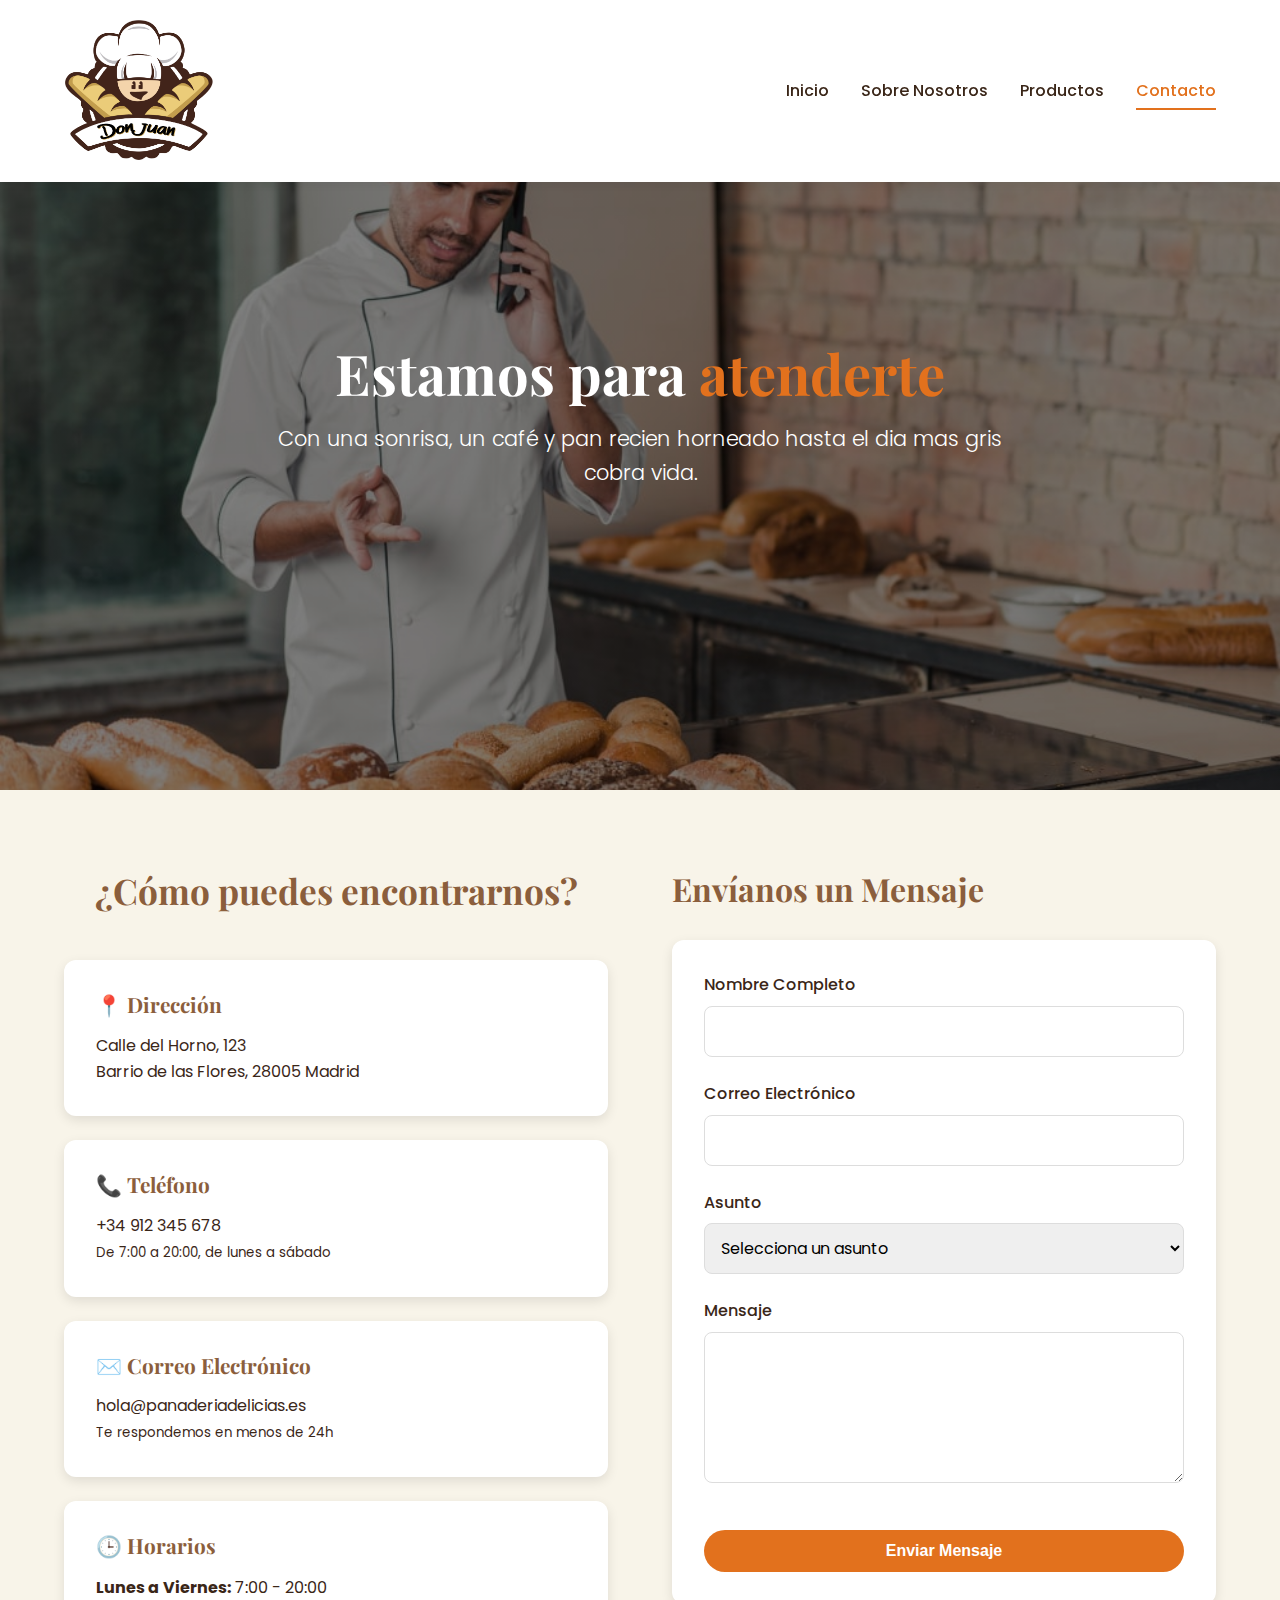
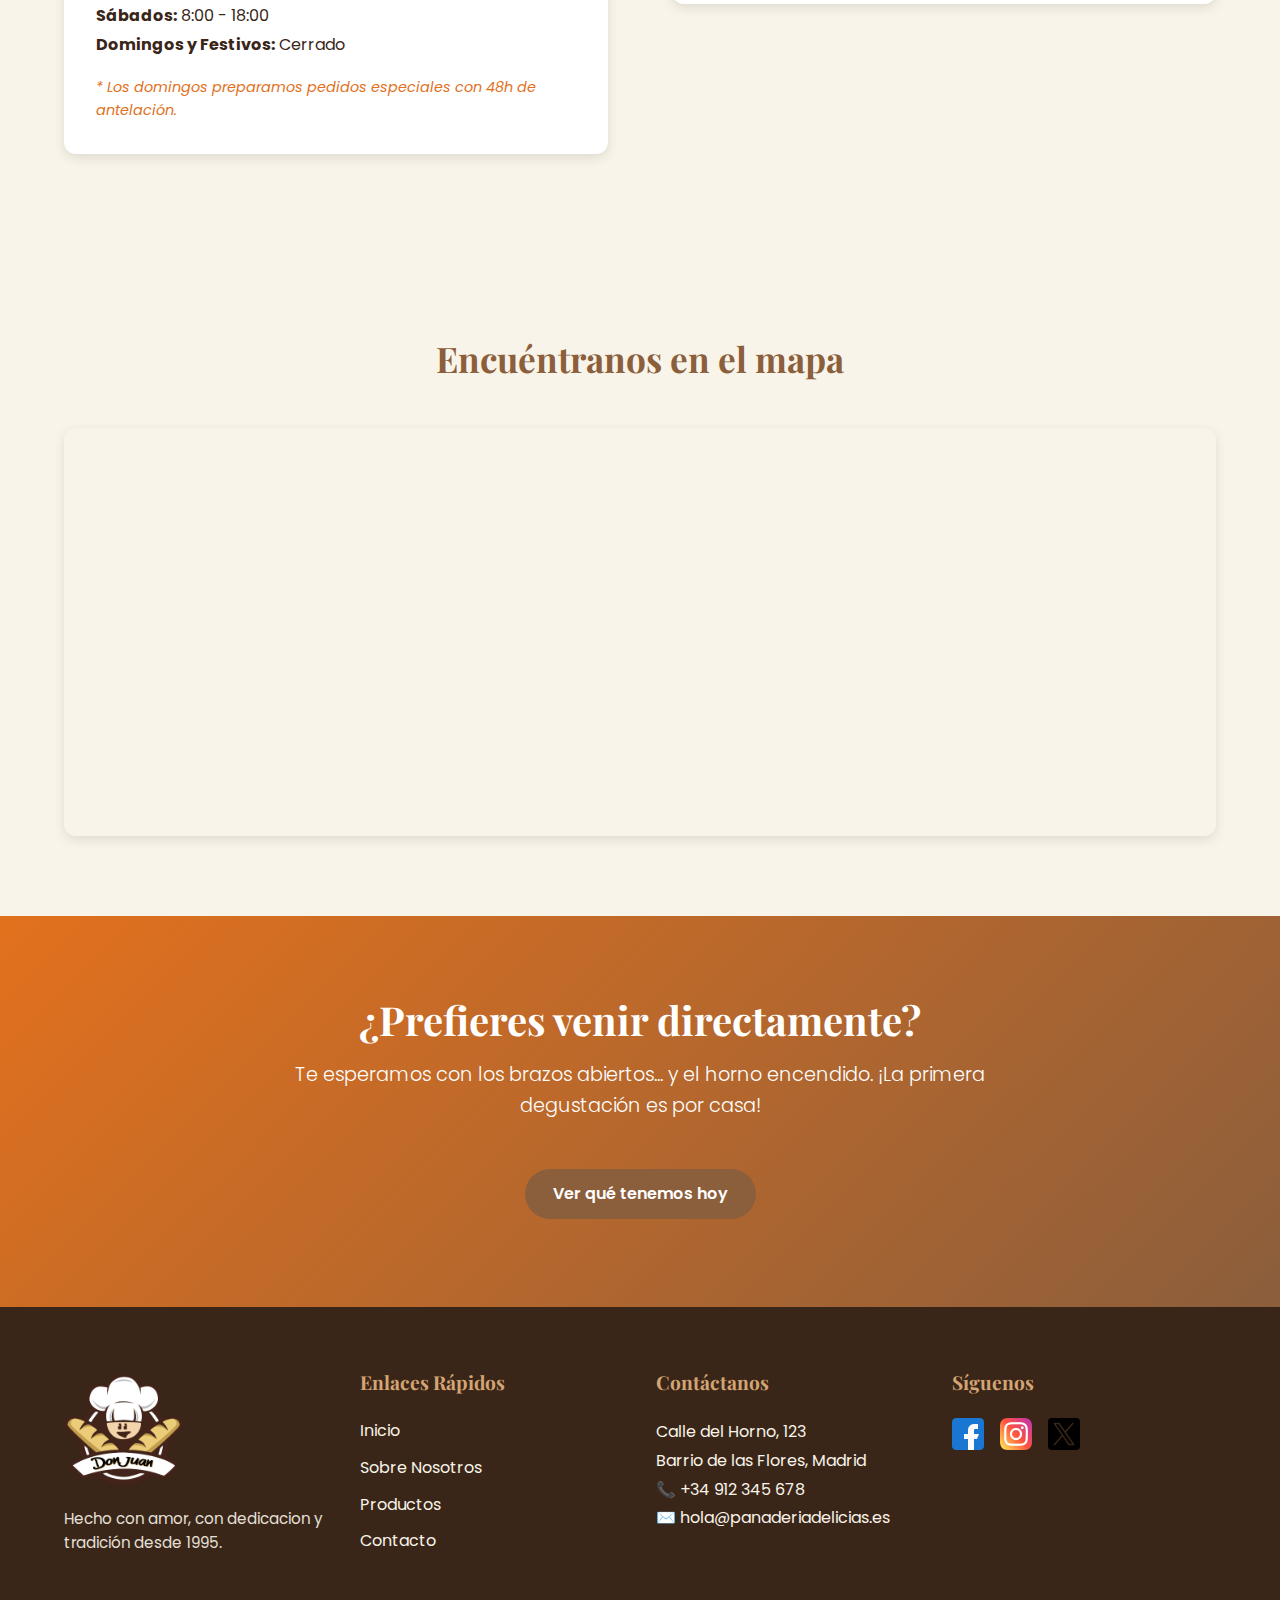
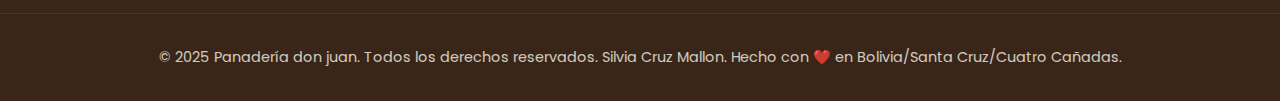
<file: contact.html>
<!DOCTYPE html>
<html lang="es">
<head>
    <meta charset="UTF-8">
    <meta name="viewport" content="width=device-width, initial-scale=1.0">
    <title>Contacto | Panadería don juan</title>
    <meta name="description" content="Visítanos, escríbenos o llámanos. Estamos para atenderte con una sonrisa y el mejor pan recién horneado.">
    <link rel="stylesheet" href="css/styles.css">
    <link href="https://fonts.googleapis.com/css2?family=Playfair+Display:wght@400;700&family=Poppins:wght@300;400;500;600&display=swap" rel="stylesheet">
    <link rel="icon" href="favicon.ico" type="image/x-icon">
</head>
<body>
    <!-- Header -->
    <header class="header">
        <div class="container header-container">
            <a href="index.html" class="logo">
                <img src="img/logo don juan.png" alt="Logo Panadería Delicias" width="150" height="60">
            </a>
            <nav class="nav">
                <ul class="nav-list">
                    <li><a href="index.html" class="nav-link">Inicio</a></li>
                    <li><a href="about.html" class="nav-link">Sobre Nosotros</a></li>
                    <li><a href="products.html" class="nav-link">Productos</a></li>
                    <li><a href="contact.html" class="nav-link active">Contacto</a></li>
                </ul>
                <button class="menu-toggle" aria-label="Toggle navigation menu">
                    <span class="hamburger"></span>
                </button>
            </nav>
        </div>
    </header>

    <!-- Hero -->
    <section class="hero hero-contact">
        <div class="hero-overlay"></div>
        <div class="container hero-content">
            <h1 class="hero-title">Estamos para <span>atenderte</span></h1>
            <p class="hero-subtitle">Con una sonrisa, un café y pan recien horneado hasta el dia mas gris cobra vida.</p>
        </div>
    </section>

    <!-- Contact Info + Form -->
    <section class="section-padding">
        <div class="container contact-container">
            <div class="contact-info">
                <h2 class="section-title">¿Cómo puedes encontrarnos?</h2>

                <div class="info-card">
                    <h3>📍 Dirección</h3>
                    <p>Calle del Horno, 123<br>Barrio de las Flores, 28005 Madrid</p>
                </div>

                <div class="info-card">
                    <h3>📞 Teléfono</h3>
                    <p>+34 912 345 678<br><small>De 7:00 a 20:00, de lunes a sábado</small></p>
                </div>

                <div class="info-card">
                    <h3>✉️ Correo Electrónico</h3>
                    <p>hola@panaderiadelicias.es<br><small>Te respondemos en menos de 24h</small></p>
                </div>

                <div class="info-card">
                    <h3>🕒 Horarios</h3>
                    <ul class="schedule-list">
                        <li><strong>Lunes a Viernes:</strong> 7:00 - 20:00</li>
                        <li><strong>Sábados:</strong> 8:00 - 18:00</li>
                        <li><strong>Domingos y Festivos:</strong> Cerrado</li>
                    </ul>
                    <p class="note"><em>* Los domingos preparamos pedidos especiales con 48h de antelación.</em></p>
                </div>
            </div>

            <div class="contact-form">
                <h2>Envíanos un Mensaje</h2>
                <form id="contactForm" class="form">
                    <div class="form-group">
                        <label for="name">Nombre Completo</label>
                        <input type="text" id="name" name="name" required>
                    </div>
                    <div class="form-group">
                        <label for="email">Correo Electrónico</label>
                        <input type="email" id="email" name="email" required>
                    </div>
                    <div class="form-group">
                        <label for="subject">Asunto</label>
                        <select id="subject" name="subject" required>
                            <option value="" disabled selected>Selecciona un asunto</option>
                            <option value="pedido">Pedido de productos</option>
                            <option value="evento">Evento o celebración</option>
                            <option value="sugerencia">Sugerencia o queja</option>
                            <option value="general">Consulta general</option>
                        </select>
                    </div>
                    <div class="form-group">
                        <label for="message">Mensaje</label>
                        <textarea id="message" name="message" rows="5" required></textarea>
                    </div>
                    <button type="submit" class="btn btn-primary">Enviar Mensaje</button>
                </form>
            </div>
        </div>
    </section>

    <!-- Map -->
    <section class="section-padding bg-cream">
        <div class="container">
            <h2 class="section-title">Encuéntranos en el mapa</h2>
            <div class="map-container">
                <iframe
                    src="https://www.google.com/maps/embed?pb=!1m18!1m12!1m3!1d3037.347737093326!2d-3.707562924733624!3d40.41778897139795!2m3!1f0!2f0!3f0!3m2!1i1024!2i768!4f13.1!3m3!1m2!1s0xd42289d5b0d5b07%3A0x3d6e8b9d7c8e8b9d!2sCalle%20del%20Horno%2C%20123%2C%20Madrid!5e0!3m2!1ses!2ses!4v1710000000000!5m2!1ses!2ses"
                    width="100%"
                    height="400"
                    style="border:0; border-radius: 12px;"
                    allowfullscreen=""
                    loading="lazy"
                    referrerpolicy="no-referrer-when-downgrade"
                    title="Ubicación de Panadería Delicias">
                </iframe>
            </div>
        </div>
    </section>

    <!-- CTA Final -->
    <section class="cta-section cta-contact">
        <div class="container cta-container">
            <h2>¿Prefieres venir directamente?</h2>
            <p>Te esperamos con los brazos abiertos... y el horno encendido. ¡La primera degustación es por casa!</p>
            <a href="products.html" class="btn btn-secondary">Ver qué tenemos hoy</a>
        </div>
    </section>

    <!-- Footer -->
    <footer class="footer">
        <div class="container footer-container">
            <div class="footer-logo">
                <img src="img/logo don juan.png" alt="Logo Panadería Delicias" width="120" height="50">
                <p>Hecho con amor, con dedicacion y tradición desde 1995.</p>
            </div>
            <div class="footer-links">
                <h4>Enlaces Rápidos</h4>
                <ul>
                    <li><a href="index.html">Inicio</a></li>
                    <li><a href="about.html">Sobre Nosotros</a></li>
                    <li><a href="products.html">Productos</a></li>
                    <li><a href="contact.html">Contacto</a></li>
                </ul>
            </div>
            <div class="footer-contact">
                <h4>Contáctanos</h4>
                <address>
                    Calle del Horno, 123<br>
                    Barrio de las Flores, Madrid<br>
                    📞 +34 912 345 678<br>
                    ✉️ hola@panaderiadelicias.es
                </address>
            </div>
            <div class="footer-social">
                <h4>Síguenos</h4>
                <div class="social-icons">
                    <a href="#" aria-label="Facebook"><img src="img/icon/facebook.png" alt="Facebook"></a>
                    <a href="#" aria-label="Instagram"><img src="img/icon/instagram.png" alt="Instagram"></a>
                    <a href="#" aria-label="Twitter"><img src="img/icon/gorjeo.png" alt="Twitter"></a>
                </div>
            </div>
        </div>
        <div class="footer-bottom">
            <p>&copy; 2025 Panadería don juan. Todos los derechos reservados. Silvia Cruz Mallon. Hecho con ❤️ en Bolivia/Santa Cruz/Cuatro Cañadas.</p>
        </div>
    </footer>

    <script src="main.js"></script>
</body>
</html>
</file>
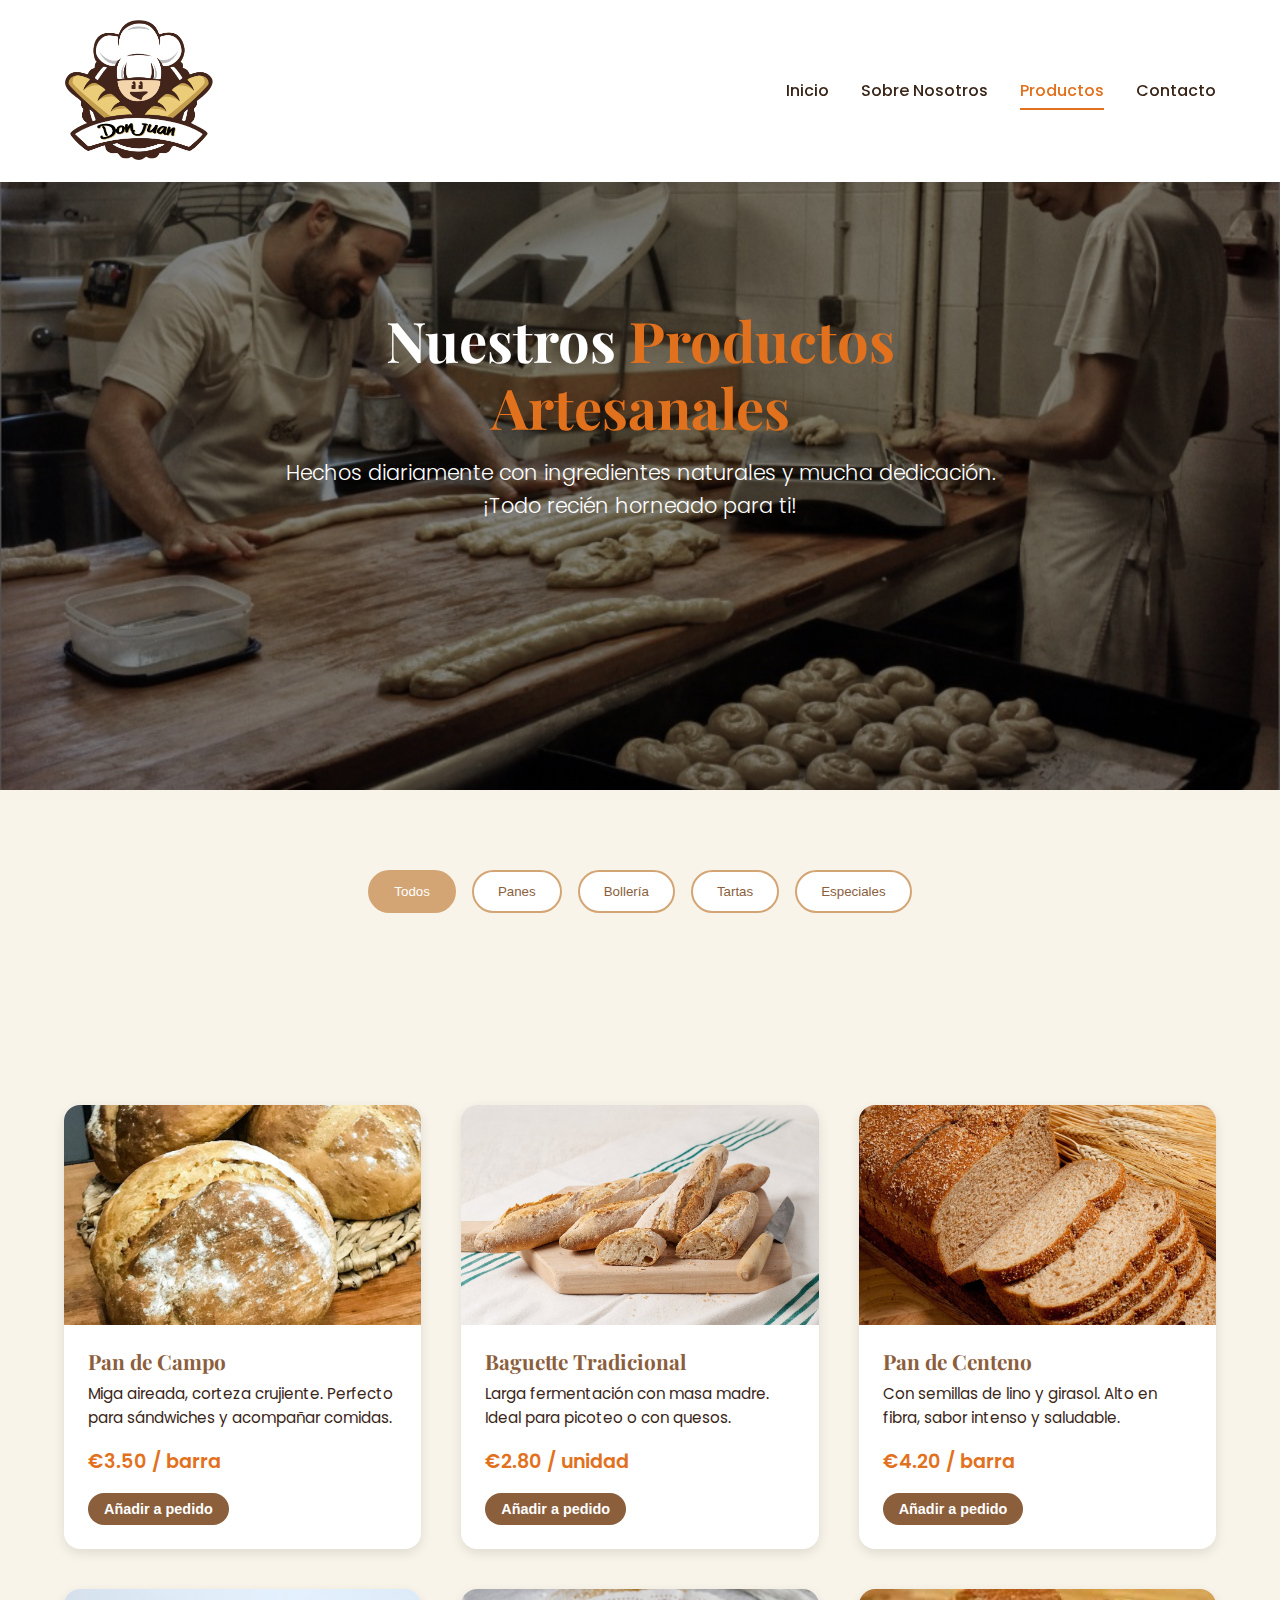
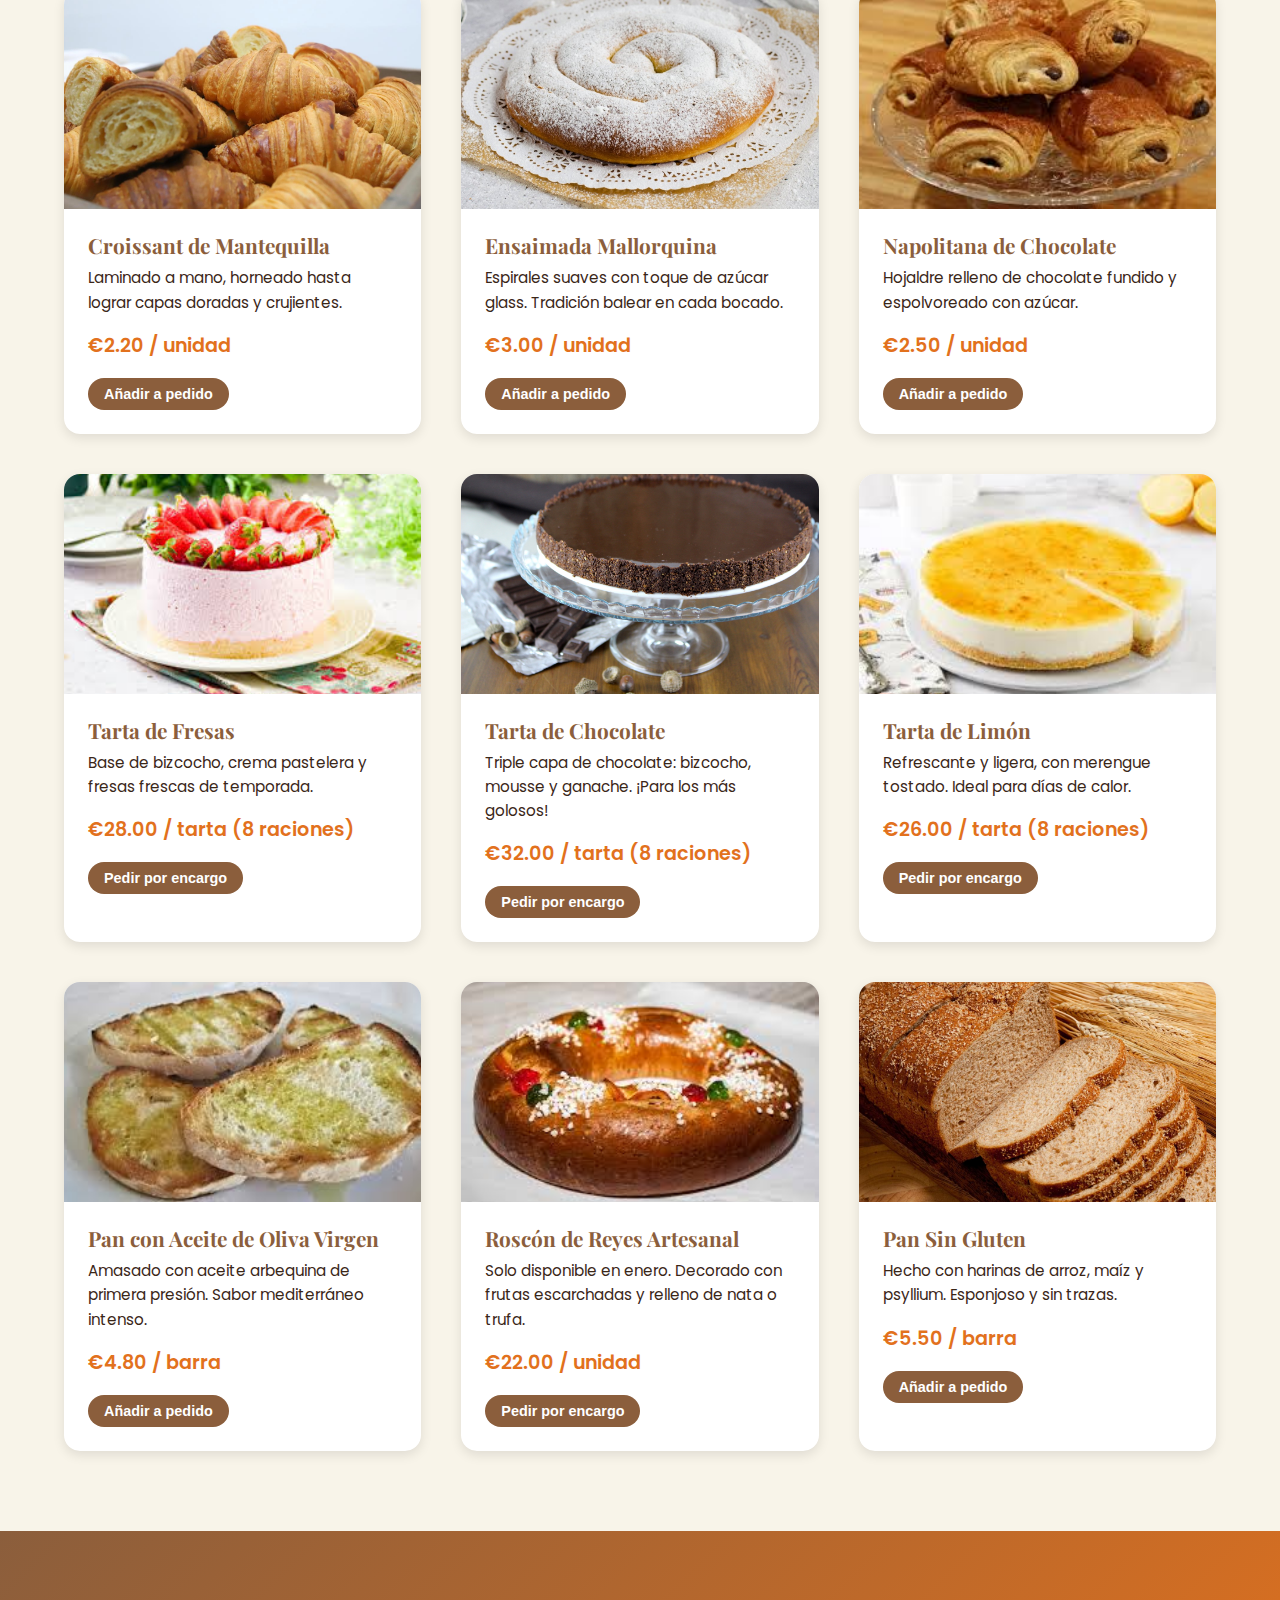
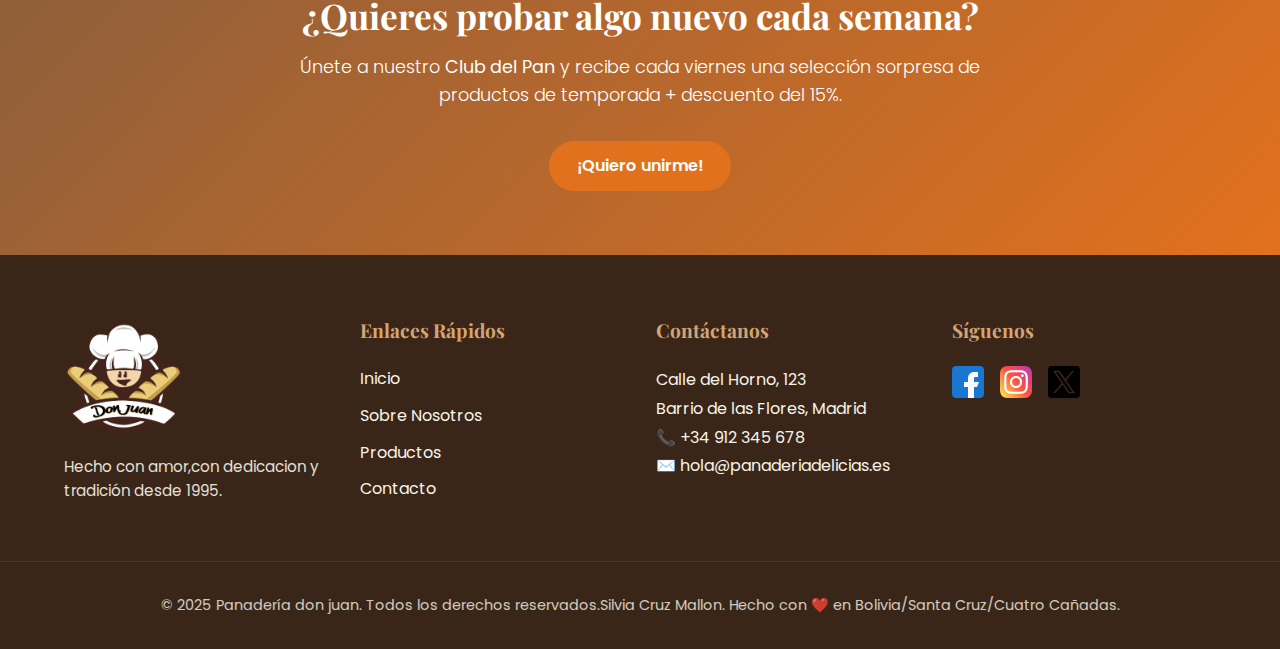
<file: products.html>
<!DOCTYPE html>
<html lang="es">
<head>
    <meta charset="UTF-8">
    <meta name="viewport" content="width=device-width, initial-scale=1.0">
    <title>Productos | Panadería don juan</title>
    <meta name="description" content="Descubre nuestro catálogo de panes, pasteles, bollería y tartas artesanales. Todo fresco, hecho diariamente con amor.">
    <link rel="stylesheet" href="css/styles.css">
    <link href="https://fonts.googleapis.com/css2?family=Playfair+Display:wght@400;700&family=Poppins:wght@300;400;500;600&display=swap" rel="stylesheet">
    <link rel="icon" href="favicon.ico" type="image/x-icon">
</head>
<body>
    <!-- Header -->
    <header class="header">
        <div class="container header-container">
            <a href="index.html" class="logo">
                <img src="img/logo don juan.png" alt="Logo Panadería Delicias" width="150" height="60">
            </a>
            <nav class="nav">
                <ul class="nav-list">
                    <li><a href="index.html" class="nav-link">Inicio</a></li>
                    <li><a href="about.html" class="nav-link">Sobre Nosotros</a></li>
                    <li><a href="products.html" class="nav-link active">Productos</a></li>
                    <li><a href="contact.html" class="nav-link">Contacto</a></li>
                </ul>
                <button class="menu-toggle" aria-label="Toggle navigation menu">
                    <span class="hamburger"></span>
                </button>
            </nav>
        </div>
    </header>

    <!-- Hero -->
    <section class="hero hero-products">
        <div class="hero-overlay"></div>
        <div class="container hero-content">
            <h1 class="hero-title">Nuestros <span>Productos Artesanales</span></h1>
            <p class="hero-subtitle">Hechos diariamente con ingredientes naturales y mucha dedicación. ¡Todo recién horneado para ti!</p>
        </div>
    </section>

    <!-- Filters -->
    <section class="section-padding bg-light">
        <div class="container">
            <div class="filters">
                <button class="filter-btn active" data-filter="all">Todos</button>
                <button class="filter-btn" data-filter="panes">Panes</button>
                <button class="filter-btn" data-filter="bolleria">Bollería</button>
                <button class="filter-btn" data-filter="tartas">Tartas</button>
                <button class="filter-btn" data-filter="especiales">Especiales</button>
            </div>
        </div>
    </section>

    <!-- Products Grid -->
    <section class="section-padding">
        <div class="container">
            <div class="products-grid" id="productsGrid">
                <!-- PANES -->
                <div class="product-card" data-category="panes">
                    <img src="img/productos/Pan de Campo.jpeg" alt="Pan de Campo" class="product-img">
                    <div class="product-info">
                        <h3>Pan de Campo</h3>
                        <p class="product-desc">Miga aireada, corteza crujiente. Perfecto para sándwiches y acompañar comidas.</p>
                        <p class="product-price">€3.50 / barra</p>
                        <button class="btn btn-sm btn-secondary">Añadir a pedido</button>
                    </div>
                </div>

                <div class="product-card" data-category="panes">
                    <img src="img/productos/Baguette Tradicional.jpg" alt="Baguette Tradicional" class="product-img">
                    <div class="product-info">
                        <h3>Baguette Tradicional</h3>
                        <p class="product-desc">Larga fermentación con masa madre. Ideal para picoteo o con quesos.</p>
                        <p class="product-price">€2.80 / unidad</p>
                        <button class="btn btn-sm btn-secondary">Añadir a pedido</button>
                    </div>
                </div>

                <div class="product-card" data-category="panes">
                    <img src="img/productos/Pan de Centeno.jpg" alt="Pan de Centeno" class="product-img">
                    <div class="product-info">
                        <h3>Pan de Centeno</h3>
                        <p class="product-desc">Con semillas de lino y girasol. Alto en fibra, sabor intenso y saludable.</p>
                        <p class="product-price">€4.20 / barra</p>
                        <button class="btn btn-sm btn-secondary">Añadir a pedido</button>
                    </div>
                </div>

                <!-- BOLLERÍA -->
                <div class="product-card" data-category="bolleria">
                    <img src="img/productos/Croissant de Mantequilla.jpg" alt="Croissant de Mantequilla" class="product-img">
                    <div class="product-info">
                        <h3>Croissant de Mantequilla</h3>
                        <p class="product-desc">Laminado a mano, horneado hasta lograr capas doradas y crujientes.</p>
                        <p class="product-price">€2.20 / unidad</p>
                        <button class="btn btn-sm btn-secondary">Añadir a pedido</button>
                    </div>
                </div>

                <div class="product-card" data-category="bolleria">
                    <img src="img/productos/Ensaimada Mallorquina.jpg" alt="Ensaimada Mallorquina" class="product-img">
                    <div class="product-info">
                        <h3>Ensaimada Mallorquina</h3>
                        <p class="product-desc">Espirales suaves con toque de azúcar glass. Tradición balear en cada bocado.</p>
                        <p class="product-price">€3.00 / unidad</p>
                        <button class="btn btn-sm btn-secondary">Añadir a pedido</button>
                    </div>
                </div>

                <div class="product-card" data-category="bolleria">
                    <img src="img/productos/Napolitana de Chocolate.jpg" alt="Napolitana de Chocolate" class="product-img">
                    <div class="product-info">
                        <h3>Napolitana de Chocolate</h3>
                        <p class="product-desc">Hojaldre relleno de chocolate fundido y espolvoreado con azúcar.</p>
                        <p class="product-price">€2.50 / unidad</p>
                        <button class="btn btn-sm btn-secondary">Añadir a pedido</button>
                    </div>
                </div>

                <!-- TARTAS -->
                <div class="product-card" data-category="tartas">
                    <img src="img/productos/Tarta de Fresas.jpg" alt="Tarta de Fresas" class="product-img">
                    <div class="product-info">
                        <h3>Tarta de Fresas</h3>
                        <p class="product-desc">Base de bizcocho, crema pastelera y fresas frescas de temporada.</p>
                        <p class="product-price">€28.00 / tarta (8 raciones)</p>
                        <button class="btn btn-sm btn-secondary">Pedir por encargo</button>
                    </div>
                </div>

                <div class="product-card" data-category="tartas">
                    <img src="img/productos/Tarta de Chocolate.jpg" alt="Tarta de Chocolate" class="product-img">
                    <div class="product-info">
                        <h3>Tarta de Chocolate</h3>
                        <p class="product-desc">Triple capa de chocolate: bizcocho, mousse y ganache. ¡Para los más golosos!</p>
                        <p class="product-price">€32.00 / tarta (8 raciones)</p>
                        <button class="btn btn-sm btn-secondary">Pedir por encargo</button>
                    </div>
                </div>

                <div class="product-card" data-category="tartas">
                    <img src="img/productos/Tarta de Limón.jpg" alt="Tarta de Limón" class="product-img">
                    <div class="product-info">
                        <h3>Tarta de Limón</h3>
                        <p class="product-desc">Refrescante y ligera, con merengue tostado. Ideal para días de calor.</p>
                        <p class="product-price">€26.00 / tarta (8 raciones)</p>
                        <button class="btn btn-sm btn-secondary">Pedir por encargo</button>
                    </div>
                </div>

                <!-- ESPECIALES -->
                <div class="product-card" data-category="especiales">
                    <img src="img/productos/Pan con Aceite de Oliva Virgen.jpg" alt="Pan con Aceite de Oliva Virgen" class="product-img">
                    <div class="product-info">
                        <h3>Pan con Aceite de Oliva Virgen</h3>
                        <p class="product-desc">Amasado con aceite arbequina de primera presión. Sabor mediterráneo intenso.</p>
                        <p class="product-price">€4.80 / barra</p>
                        <button class="btn btn-sm btn-secondary">Añadir a pedido</button>
                    </div>
                </div>

                <div class="product-card" data-category="especiales">
                    <img src="img/productos/Roscón de Reyes Artesanal.jpg" alt="Roscón de Reyes Artesanal" class="product-img">
                    <div class="product-info">
                        <h3>Roscón de Reyes Artesanal</h3>
                        <p class="product-desc">Solo disponible en enero. Decorado con frutas escarchadas y relleno de nata o trufa.</p>
                        <p class="product-price">€22.00 / unidad</p>
                        <button class="btn btn-sm btn-secondary">Pedir por encargo</button>
                    </div>
                </div>

                <div class="product-card" data-category="especiales">
                    <img src="img/productos/Pan de Centeno.jpg" alt="Pan Sin Gluten" class="product-img">
                    <div class="product-info">
                        <h3>Pan Sin Gluten</h3>
                        <p class="product-desc">Hecho con harinas de arroz, maíz y psyllium. Esponjoso y sin trazas.</p>
                        <p class="product-price">€5.50 / barra</p>
                        <button class="btn btn-sm btn-secondary">Añadir a pedido</button>
                    </div>
                </div>
            </div>
        </div>
    </section>

    <!-- Promo Banner -->
    <section class="promo-banner">
        <div class="container promo-container">
            <h2>¿Quieres probar algo nuevo cada semana?</h2>
            <p>Únete a nuestro <strong>Club del Pan</strong> y recibe cada viernes una selección sorpresa de productos de temporada + descuento del 15%.</p>
            <a href="contact.html" class="btn btn-primary">¡Quiero unirme!</a>
        </div>
    </section>

    <!-- Footer -->
    <footer class="footer">
        <div class="container footer-container">
            <div class="footer-logo">
                <img src="img/logo don juan.png" alt="Logo Panadería Delicias" width="120" height="50">
                <p>Hecho con amor,con dedicacion y tradición desde 1995.</p>
            </div>
            <div class="footer-links">
                <h4>Enlaces Rápidos</h4>
                <ul>
                    <li><a href="index.html">Inicio</a></li>
                    <li><a href="about.html">Sobre Nosotros</a></li>
                    <li><a href="products.html">Productos</a></li>
                    <li><a href="contact.html">Contacto</a></li>
                </ul>
            </div>
            <div class="footer-contact">
                <h4>Contáctanos</h4>
                <address>
                    Calle del Horno, 123<br>
                    Barrio de las Flores, Madrid<br>
                    📞 +34 912 345 678<br>
                    ✉️ hola@panaderiadelicias.es
                </address>
            </div>
            <div class="footer-social">
                <h4>Síguenos</h4>
                <div class="social-icons">
                    <a href="#" aria-label="Facebook"><img src="img/icon/facebook.png" alt="Facebook"></a>
                    <a href="#" aria-label="Instagram"><img src="img/icon/instagram.png" alt="Instagram"></a>
                    <a href="#" aria-label="Twitter"><img src="img/icon/gorjeo.png" alt="Twitter"></a>
                </div>
            </div>
        </div>
        <div class="footer-bottom">
            <p>&copy; 2025 Panadería don juan. Todos los derechos reservados.Silvia Cruz Mallon. Hecho con ❤️ en Bolivia/Santa Cruz/Cuatro Cañadas.</p>
        </div>
    </footer>

    <script src="main.js"></script>
</body>
</html>
</file>
<file: css/styles.css>
/* ==============================
   RESET Y CONFIGURACIÓN GLOBAL
   ============================== */

* {
    margin: 0;
    padding: 0;
    box-sizing: border-box;
}

:root {
    --color-primary: #d4a574;     /* Beige cálido (pan tostado) */
    --color-secondary: #8b5e3c;   /* Marrón chocolate */
    --color-accent: #e2711d;      /* Naranja cálido (miga de pan) */
    --color-light: #f8f4e9;       /* Crema suave (fondo) */
    --color-dark: #3a2618;        /* Marrón oscuro (texto) */
    --color-white: #ffffff;
    --shadow: 0 4px 12px rgba(0,0,0,0.1);
    --transition: all 0.3s ease;
}

body {
    font-family: 'Poppins', sans-serif;
    color: var(--color-dark);
    background-color: var(--color-light);
    line-height: 1.6;
}

h1, h2, h3, h4 {
    font-family: 'Playfair Display', serif;
    font-weight: 700;
    line-height: 1.2;
}

img {
    max-width: 100%;
    height: auto;
    display: block;
}

a {
    text-decoration: none;
    color: inherit;
}

ul {
    list-style: none;
}

.container {
    width: 90%;
    max-width: 1200px;
    margin: 0 auto;
}

.btn {
    display: inline-block;
    padding: 12px 28px;
    border-radius: 30px;
    font-weight: 600;
    text-align: center;
    cursor: pointer;
    transition: var(--transition);
    border: none;
    font-size: 1rem;
}

.btn-primary {
    background-color: var(--color-accent);
    color: var(--color-white);
}

.btn-primary:hover {
    background-color: #c25a0c;
    transform: translateY(-2px);
    box-shadow: var(--shadow);
}

.btn-secondary {
    background-color: var(--color-secondary);
    color: var(--color-white);
}

.btn-secondary:hover {
    background-color: #704b2e;
    transform: translateY(-2px);
    box-shadow: var(--shadow);
}

.btn-sm {
    padding: 8px 16px;
    font-size: 0.9rem;
}

/* ==============================
   HEADER / BARRA DE NAVEGACIÓN
   ============================== */

.header {
    background-color: #FFFFFF;
    box-shadow: 0 2px 10px rgba(0,0,0,0.05);
    position: fixed;
    top: 0;
    left: 0;
    width: 100%;
    z-index: 1000;
}

.header-container {
    display: flex;
    justify-content: space-between;
    align-items: center;
    padding: 1rem 0;
}

.logo img {
    transition: var(--transition);
}

.logo img:hover {
    opacity: 0.9;
}

.nav-list {
    display: flex;
    gap: 2rem;
}

.nav-link {
    font-weight: 500;
    position: relative;
    padding: 0.5rem 0;
}

.nav-link:hover,
.nav-link.active {
    color: var(--color-accent);
}

.nav-link.active::after {
    content: '';
    position: absolute;
    bottom: 0;
    left: 0;
    width: 100%;
    height: 2px;
    background-color: var(--color-accent);
}

/* Menú Hamburguesa para móvil */
.menu-toggle {
    display: none;
    flex-direction: column;
    background: none;
    border: none;
    cursor: pointer;
    padding: 5px;
}

.hamburger,
.hamburger::before,
.hamburger::after {
    width: 25px;
    height: 3px;
    background-color: var(--color-dark);
    margin: 3px 0;
    transition: var(--transition);
    border-radius: 2px;
}

.hamburger::before {
    content: '';
    transform: translateY(-8px);
}

.hamburger::after {
    content: '';
    transform: translateY(-4px);
}

/* ==============================
   HERO SECTION (GENÉRICO)
   ============================== */

.hero {
    height: 80vh;
    background-size: cover;
    background-position: center;
    background-repeat: no-repeat;
    display: flex;
    align-items: center;
    position: relative;
    margin-top: 70px; /* Compensar header fijo */
}

.hero-overlay {
    position: absolute;
    top: 0;
    left: 0;
    width: 100%;
    height: 100%;
    background-position: center;
    background-size: cover;
    z-index: 1;
}

.hero-content {
    text-align: center;
    color: var(--color-white);
    max-width: 800px;
    padding: 2rem;
    position: relative;
    z-index: 2;
}

.hero-title {
    font-size: 3.5rem;
    margin-bottom: 1rem;
}

.hero-title span {
    color: var(--color-accent);
}

.hero-subtitle {
    font-size: 1.3rem;
    margin-bottom: 2rem;
    font-weight: 300;
}

/* Héroes específicos */
.hero-index .hero-overlay {
    background: linear-gradient(rgba(0,0,0,0.5), rgba(0,0,0,0.5)), 
                url('../img/panes.jpg') center/cover no-repeat;
}
.hero-about .hero-overlay {
    background: linear-gradient(rgba(0,0,0,0.5), rgba(0,0,0,0.5)), 
                url('../img/about.avif') center/cover no-repeat;
}

.hero-products .hero-overlay{
    background: linear-gradient(rgba(0,0,0,0.5), rgba(0,0,0,0.5)), 
    url('../img/product.jpg') center/cover no-repeat;
}

.hero-contact {
    background: linear-gradient(rgba(0,0,0,0.5), rgba(0,0,0,0.5)), 
    url('../img/contact.jpg') center/cover no-repeat;
}

/* ==============================
   SECCIONES GENERALES
   ============================== */

.section-title {
    text-align: center;
    font-size: 2.2rem;
    margin-bottom: 3rem;
    color: var(--color-secondary);
}

.section-padding {
    padding: 5rem 0;
}

.bg-cream {
    background-color: #f8f4e9;
}

.bg-light {
    background-color: #f8f4e9;
}

/* ==============================
   PÁGINA INICIO — FEATURED PRODUCTS
   ============================== */

.featured {
    padding: 5rem 0;
    background-color: var(--color-white);
}

.featured-grid {
    display: grid;
    grid-template-columns: repeat(auto-fit, minmax(300px, 1fr));
    gap: 2rem;
}

.featured-item {
    background: var(--color-light);
    border-radius: 12px;
    overflow: hidden;
    box-shadow: var(--shadow);
    transition: var(--transition);
}

.featured-item:hover {
    transform: translateY(-10px);
    box-shadow: 0 10px 25px rgba(0,0,0,0.15);
}

.featured-img {
    height: 250px;
    object-fit: cover;
}

.featured-item h3 {
    padding: 1.5rem 1.5rem 0.5rem;
    font-size: 1.4rem;
    color: var(--color-secondary);
}

.featured-item p {
    padding: 0 1.5rem 1.5rem;
    color: var(--color-dark);
}

/* ==============================
   PÁGINA INICIO — TESTIMONIOS
   ============================== */

.testimonials {
    padding: 5rem 0;
    background-color: #f0e6d8;
}

.testimonial-grid {
    display: grid;
    grid-template-columns: repeat(auto-fit, minmax(300px, 1fr));
    gap: 2rem;
}

.testimonial-card {
    background: var(--color-white);
    padding: 2rem;
    border-radius: 12px;
    box-shadow: var(--shadow);
    position: relative;
}

.testimonial-card::before {
    content: '"';
    font-size: 5rem;
    position: absolute;
    top: -20px;
    left: 10px;
    color: var(--color-primary);
    opacity: 0.2;
    font-family: Georgia, serif;
}

.testimonial-text {
    font-style: italic;
    margin-bottom: 1rem;
    color: var(--color-dark);
}

.testimonial-author {
    font-weight: 600;
    color: var(--color-secondary);
    text-align: right;
}

/* ==============================
   PÁGINA INICIO — NEWSLETTER
   ============================== */

.newsletter {
    padding: 5rem 0;
    background: linear-gradient(to right, var(--color-primary), var(--color-secondary));
    color: var(--color-white);
    text-align: center;
}

.newsletter-title {
    font-size: 2.2rem;
    margin-bottom: 1rem;
}

.newsletter-text {
    max-width: 600px;
    margin: 0 auto 2rem;
    font-weight: 300;
}

.newsletter-form {
    display: flex;
    max-width: 500px;
    margin: 0 auto;
    gap: 1rem;
}

.newsletter-input {
    flex: 1;
    padding: 12px 20px;
    border: none;
    border-radius: 30px;
    font-size: 1rem;
    outline: none;
}

.newsletter-form button {
    white-space: nowrap;
}

/* ==============================
   PÁGINA SOBRE NOSOTROS — ESTILOS
   ============================== */

/* Estilo para historias (texto + imagen) */
.story-grid {
    display: grid;
    grid-template-columns: 1fr 1fr;
    gap: 3rem;
    align-items: center;
}

.story-text p {
    margin-bottom: 1.2rem;
    font-size: 1.1rem;
}

.img-shadow {
    border-radius: 12px;
    box-shadow: var(--shadow);
    transition: var(--transition);
}

.img-shadow:hover {
    transform: translateY(-5px);
}

/* Valores */
.values-grid {
    display: grid;
    grid-template-columns: repeat(auto-fit, minmax(250px, 1fr));
    gap: 2rem;
}

.value-card {
    background: var(--color-white);
    padding: 2rem;
    border-radius: 12px;
    text-align: center;
    box-shadow: var(--shadow);
    transition: var(--transition);
}

.value-card:hover {
    transform: translateY(-5px);
    box-shadow: 0 8px 20px rgba(0,0,0,0.12);
}

.value-icon {
    font-size: 3rem;
    margin-bottom: 1rem;
}

.value-card h3 {
    color: var(--color-secondary);
    margin-bottom: 1rem;
    font-size: 1.3rem;
}

/* Equipo */
.team-grid {
    display: grid;
    grid-template-columns: repeat(auto-fit, minmax(250px, 1fr));
    gap: 2.5rem;
}

.team-member {
    background: var(--color-white);
    padding: 2rem;
    border-radius: 12px;
    text-align: center;
    box-shadow: var(--shadow);
    transition: var(--transition);
}

.team-member:hover {
    transform: translateY(-5px);
}

.team-img {
    width: 150px;
    height: 150px;
    object-fit: cover;
    border-radius: 50%;
    margin-bottom: 1.5rem;
    border: 4px solid var(--color-light);
}

.team-role {
    color: var(--color-accent);
    font-weight: 600;
    margin-bottom: 1rem;
    font-size: 0.95rem;
}

/* Proceso de trabajo */
.process-grid {
    display: grid;
    grid-template-columns: repeat(auto-fit, minmax(250px, 1fr));
    gap: 2rem;
}

.process-step {
    background: var(--color-white);
    padding: 2rem;
    border-radius: 12px;
    text-align: center;
    box-shadow: var(--shadow);
    transition: var(--transition);
}

.process-step:hover {
    transform: translateY(-5px);
}

.process-img {
    height: 180px;
    object-fit: cover;
    border-radius: 10px;
    margin-bottom: 1.5rem;
}

.process-step h3 {
    color: var(--color-secondary);
    margin-bottom: 0.8rem;
}

/* ==============================
   PÁGINA PRODUCTOS — ESTILOS
   ============================== */

/* Filtros */
.filters {
    display: flex;
    justify-content: center;
    flex-wrap: wrap;
    gap: 1rem;
    margin-bottom: 2rem;
}

.filter-btn {
    padding: 0.75rem 1.5rem;
    background: var(--color-white);
    border: 2px solid var(--color-primary);
    border-radius: 30px;
    font-weight: 500;
    cursor: pointer;
    transition: var(--transition);
    color: var(--color-secondary);
}

.filter-btn:hover,
.filter-btn.active {
    background: var(--color-primary);
    color: var(--color-white);
    border-color: var(--color-primary);
}

/* Grid de Productos */
.products-grid {
    display: grid;
    grid-template-columns: repeat(auto-fill, minmax(300px, 1fr));
    gap: 2.5rem;
}

.product-card {
    background: var(--color-white);
    border-radius: 16px;
    overflow: hidden;
    box-shadow: var(--shadow);
    transition: var(--transition);
    animation: fadeInUp 0.6s ease forwards;
}

.product-card:hover {
    transform: translateY(-10px);
    box-shadow: 0 12px 30px rgba(0,0,0,0.15);
}

.product-img {
    height: 220px;
    object-fit: cover;
    width: 100%;
}

.product-info {
    padding: 1.5rem;
}

.product-info h3 {
    color: var(--color-secondary);
    margin-bottom: 0.5rem;
    font-size: 1.3rem;
}

.product-desc {
    color: var(--color-dark);
    margin-bottom: 1rem;
    font-size: 0.95rem;
}

.product-price {
    font-weight: 600;
    color: var(--color-accent);
    font-size: 1.2rem;
    margin-bottom: 1rem;
}

/* Promo Banner */
.promo-banner {
    padding: 4rem 0;
    background: linear-gradient(135deg, var(--color-secondary), var(--color-accent));
    text-align: center;
    color: var(--color-white);
}

.promo-container h2 {
    font-size: 2.2rem;
    margin-bottom: 1rem;
}

.promo-container p {
    font-size: 1.1rem;
    max-width: 700px;
    margin: 0 auto 2rem;
    font-weight: 300;
}

.promo-container .btn {
    white-space: nowrap;
}

/* ==============================
   PÁGINA CONTACTO — ESTILOS
   ============================== */

/* Contenedor principal de contacto */
.contact-container {
    display: grid;
    grid-template-columns: 1fr 1fr;
    gap: 4rem;
    align-items: start;
}

/* Tarjetas de información */
.info-card {
    background: var(--color-white);
    padding: 2rem;
    border-radius: 12px;
    box-shadow: var(--shadow);
    margin-bottom: 1.5rem;
    transition: var(--transition);
}

.info-card:hover {
    transform: translateY(-5px);
}

.info-card h3 {
    color: var(--color-secondary);
    margin-bottom: 1rem;
    font-size: 1.3rem;
}

.schedule-list {
    line-height: 1.8;
}

.note {
    font-size: 0.9rem;
    color: var(--color-accent);
    margin-top: 1rem;
    font-style: italic;
}

/* Formulario */
.contact-form h2 {
    color: var(--color-secondary);
    margin-bottom: 2rem;
    font-size: 2rem;
}

.form {
    background: var(--color-white);
    padding: 2rem;
    border-radius: 12px;
    box-shadow: var(--shadow);
}

.form-group {
    margin-bottom: 1.5rem;
}

.form-group label {
    display: block;
    margin-bottom: 0.5rem;
    font-weight: 500;
    color: var(--color-dark);
}

.form input,
.form select,
.form textarea {
    width: 100%;
    padding: 12px;
    border: 1px solid #ddd;
    border-radius: 8px;
    font-family: 'Poppins', sans-serif;
    font-size: 1rem;
    transition: var(--transition);
}

.form input:focus,
.form select:focus,
.form textarea:focus {
    outline: none;
    border-color: var(--color-primary);
    box-shadow: 0 0 0 3px rgba(212, 165, 116, 0.2);
}

.form button {
    width: 100%;
    margin-top: 1rem;
}

/* Mapa */
.map-container {
    border-radius: 12px;
    overflow: hidden;
    box-shadow: var(--shadow);
}

/* CTA genérico */
.cta-section {
    padding: 5rem 0;
    text-align: center;
    color: var(--color-white);
}

.cta-container h2 {
    font-size: 2.5rem;
    margin-bottom: 1rem;
}

.cta-container p {
    font-size: 1.2rem;
    max-width: 700px;
    margin: 0 auto 2.5rem;
    font-weight: 300;
}

.cta-container .btn {
    margin: 0.5rem;
}

/* CTA Contacto específico */
.cta-contact {
    background: linear-gradient(135deg, var(--color-accent), var(--color-secondary));
}

/* ==============================
   FOOTER
   ============================== */

.footer {
    background-color: var(--color-dark);
    color: var(--color-light);
    padding: 4rem 0 2rem;
}

.footer-container {
    display: grid;
    grid-template-columns: repeat(auto-fit, minmax(250px, 1fr));
    gap: 2rem;
}

.footer-logo img {
    margin-bottom: 1rem;
}

.footer-logo p {
    font-size: 0.95rem;
    opacity: 0.9;
}

.footer-links h4,
.footer-contact h4,
.footer-social h4 {
    color: var(--color-primary);
    margin-bottom: 1.5rem;
    font-size: 1.2rem;
}

.footer-links ul li {
    margin-bottom: 0.7rem;
}

.footer-links ul li a:hover {
    color: var(--color-accent);
}

.footer-contact address {
    font-style: normal;
    line-height: 1.8;
}

.social-icons {
    display: flex;
    gap: 1rem;
}

.social-icons img {
    width: 32px;
    transition: var(--transition);
}

.social-icons img:hover {
 filter: brightness(0) invert(1S);
}

.footer-bottom {
    text-align: center;
    padding-top: 2rem;
    margin-top: 3rem;
    border-top: 1px solid rgba(255,255,255,0.1);
    font-size: 0.9rem;
    opacity: 0.8;
}

/* ==============================
   ANIMACIONES
   ============================== */

@keyframes fadeInUp {
    from {
        opacity: 0;
        transform: translateY(30px);
    }
    to {
        opacity: 1;
        transform: translateY(0);
    }
}

.featured-item,
.testimonial-card,
.value-card,
.team-member,
.process-step,
.product-card {
    animation: fadeInUp 0.6s ease forwards;
}

.featured-item:nth-child(2),
.testimonial-card:nth-child(2),
.value-card:nth-child(2),
.team-member:nth-child(2),
.process-step:nth-child(2),
.product-card:nth-child(2) {
    animation-delay: 0.2s;
}

.featured-item:nth-child(3),
.testimonial-card:nth-child(3),
.value-card:nth-child(3),
.team-member:nth-child(3),
.process-step:nth-child(3),
.product-card:nth-child(3) {
    animation-delay: 0.4s;
}

.featured-item:nth-child(4),
.testimonial-card:nth-child(4),
.value-card:nth-child(4),
.team-member:nth-child(4),
.process-step:nth-child(4),
.product-card:nth-child(4) {
    animation-delay: 0.6s;
}

/* ==============================
   RESPONSIVE DESIGN
   ============================== */

@media (max-width: 768px) {
    .nav-list {
        display: none;
        position: absolute;
        top: 100%;
        left: 0;
        width: 100%;
        background: var(--color-white);
        flex-direction: column;
        padding: 1rem 0;
        box-shadow: 0 5px 10px rgba(0,0,0,0.1);
        z-index: 999;
    }

    .nav-list.active {
        display: flex;
    }

    .nav-link {
        padding: 1rem;
        text-align: center;
        border-bottom: 1px solid rgba(0,0,0,0.05);
    }

    .menu-toggle {
        display: flex;
    }

    .hero-title {
        font-size: 2.5rem;
    }

    /* Sobre Nosotros */
    .story-grid {
        grid-template-columns: 1fr;
        gap: 2rem;
    }

    .team-img {
        width: 120px;
        height: 120px;
    }

    /* Productos */
    .filters {
        gap: 0.5rem;
    }

    .filter-btn {
        padding: 0.6rem 1rem;
        font-size: 0.9rem;
    }

    .products-grid {
        grid-template-columns: 1fr;
        gap: 2rem;
    }

    /* Contacto */
    .contact-container {
        grid-template-columns: 1fr;
        gap: 2rem;
    }

    .form button {
        width: auto;
        padding: 12px 28px;
    }

    /* Newsletter */
    .newsletter-form {
        flex-direction: column;
    }

    .newsletter-input,
    .newsletter-form button {
        width: 100%;
    }
}
</file>
